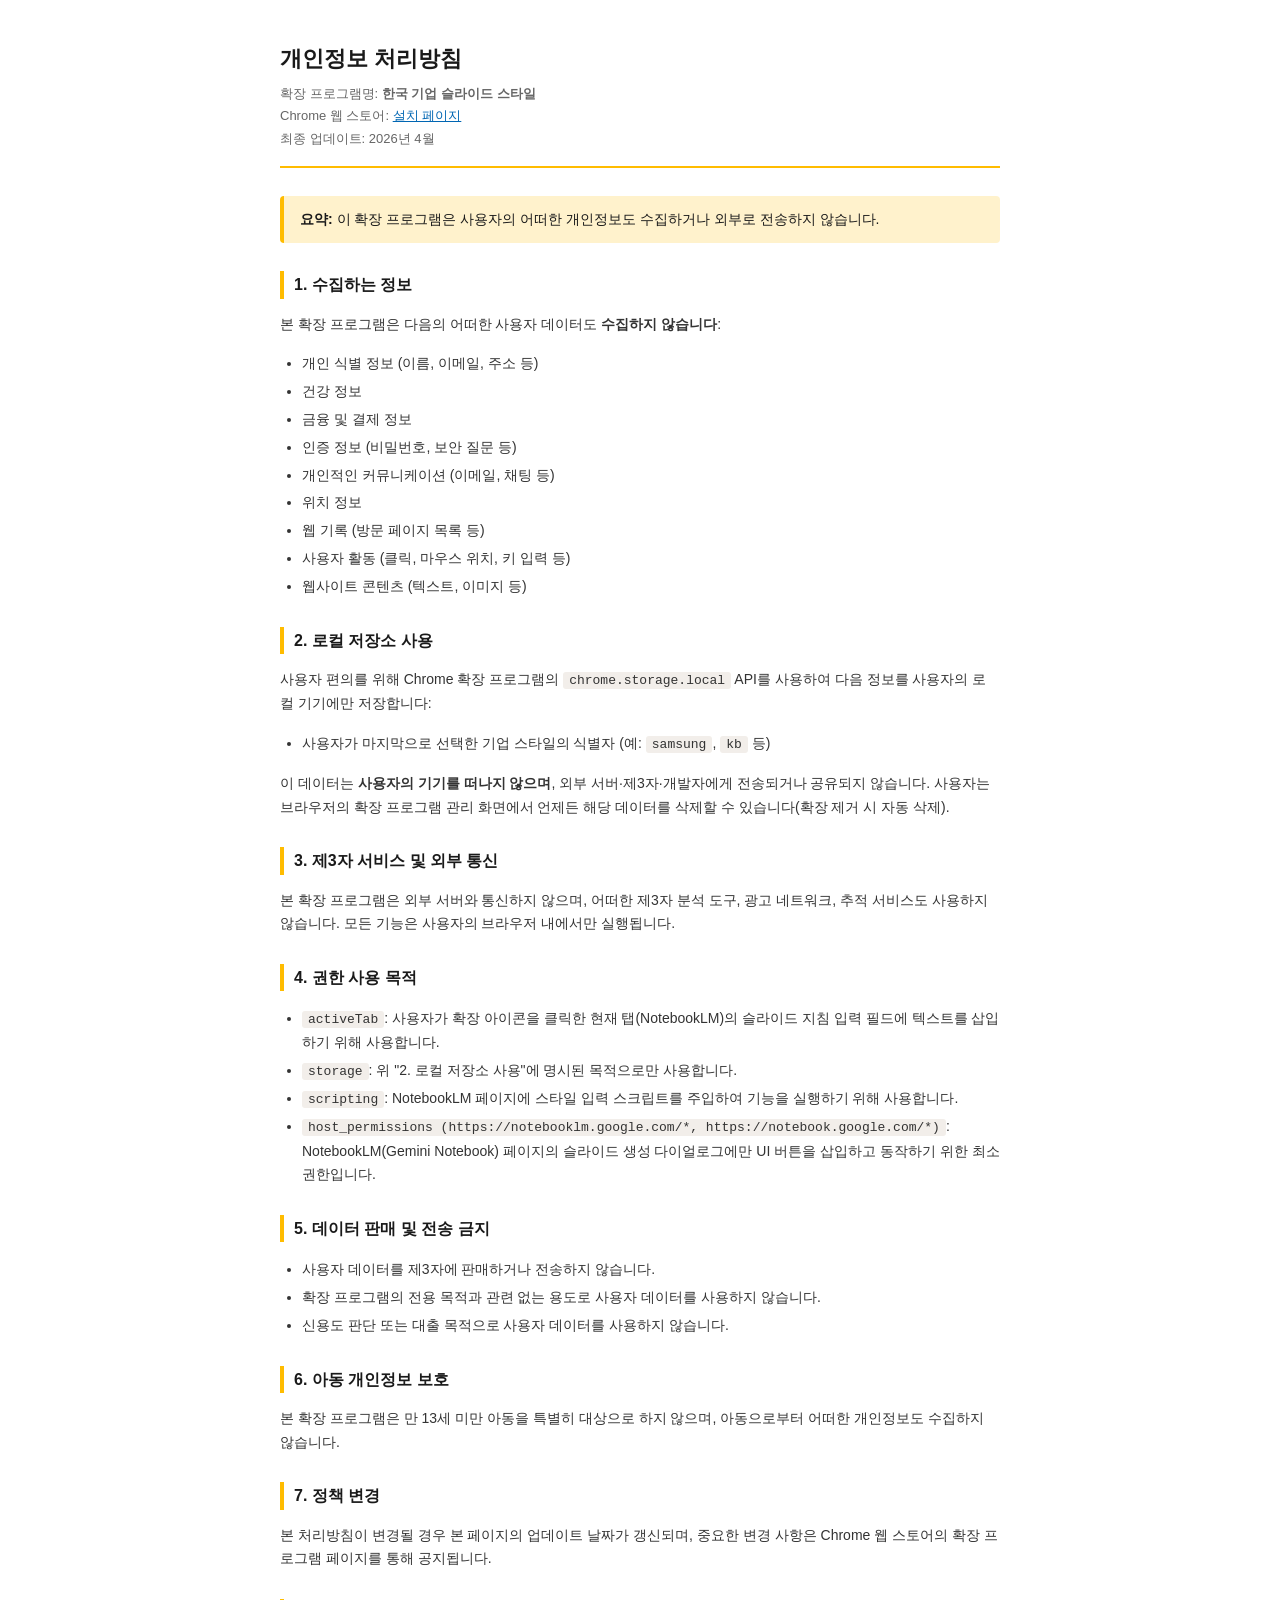
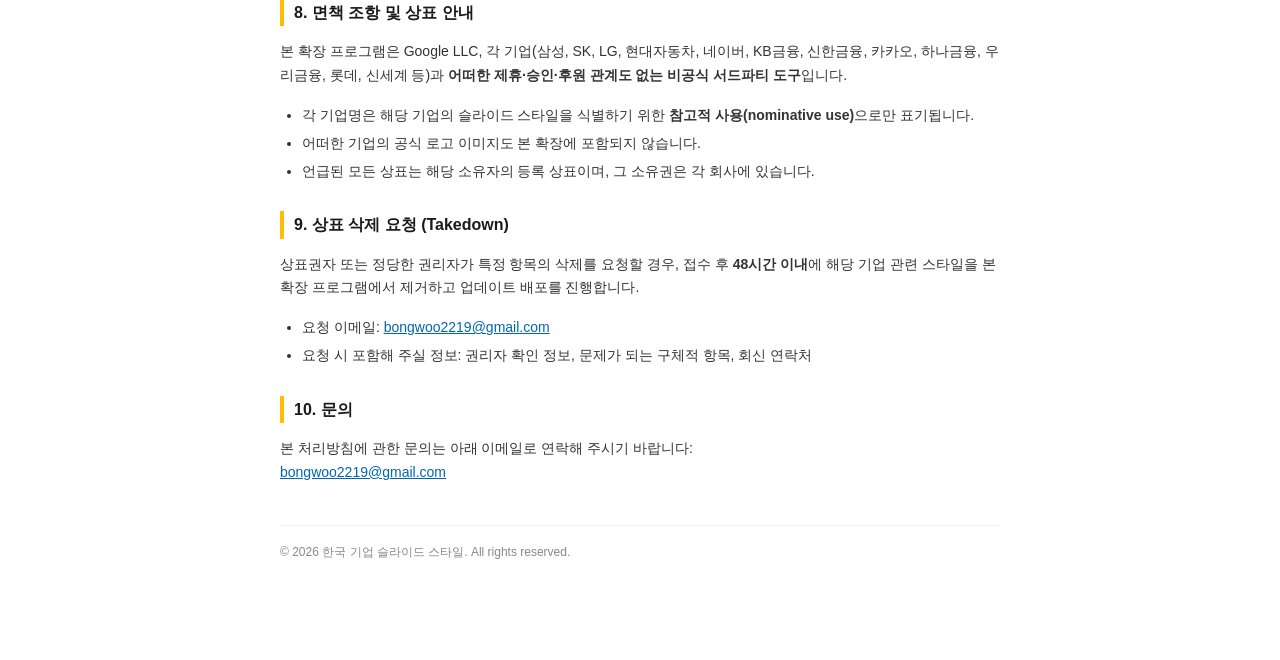
<file: privacy-policy/index.html>
<!DOCTYPE html>
<html lang="ko">
<head>
  <meta charset="UTF-8">
  <meta name="viewport" content="width=device-width, initial-scale=1.0">
  <title>개인정보 처리방침 — 한국 기업 슬라이드 스타일</title>
  <style>
    body {
      font-family: 'Malgun Gothic', 'Segoe UI', -apple-system, sans-serif;
      max-width: 720px;
      margin: 40px auto;
      padding: 0 20px 60px;
      color: #1a1a1a;
      line-height: 1.7;
      background: #fff;
    }
    header {
      border-bottom: 2px solid #FFBC00;
      padding-bottom: 16px;
      margin-bottom: 28px;
    }
    h1 { font-size: 22px; margin: 0 0 6px; }
    .sub { font-size: 13px; color: #666; }
    h2 {
      font-size: 16px;
      margin: 28px 0 8px;
      padding-left: 10px;
      border-left: 4px solid #FFBC00;
    }
    p, li { font-size: 14px; color: #333; }
    ul { padding-left: 22px; }
    li { margin-bottom: 4px; }
    code {
      background: #F2EEEA;
      padding: 1px 6px;
      border-radius: 3px;
      font-size: 13px;
    }
    .box {
      background: #FFF2CC;
      border-left: 4px solid #FFBC00;
      padding: 12px 16px;
      border-radius: 4px;
      margin: 14px 0;
      font-size: 14px;
    }
    footer {
      margin-top: 40px;
      padding-top: 16px;
      border-top: 1px solid #eee;
      font-size: 12px;
      color: #888;
    }
    a { color: #0066B3; }
  </style>
</head>
<body>
  <header>
    <h1>개인정보 처리방침</h1>
    <div class="sub">확장 프로그램명: <strong>한국 기업 슬라이드 스타일</strong></div>
    <div class="sub">
      Chrome 웹 스토어:
      <a href="https://chromewebstore.google.com/detail/%ED%95%9C%EA%B5%AD-%EA%B8%B0%EC%97%85-%EC%8A%AC%EB%9D%BC%EC%9D%B4%EB%93%9C-%EC%8A%A4%ED%83%80%EC%9D%BC/lggomafojfhlcdebcaogemejmeibdked"
         target="_blank" rel="noopener">설치 페이지</a>
    </div>
    <div class="sub">최종 업데이트: 2026년 4월</div>
  </header>

  <div class="box">
    <strong>요약:</strong> 이 확장 프로그램은 사용자의 어떠한 개인정보도 수집하거나 외부로 전송하지 않습니다.
  </div>

  <h2>1. 수집하는 정보</h2>
  <p>본 확장 프로그램은 다음의 어떠한 사용자 데이터도 <strong>수집하지 않습니다</strong>:</p>
  <ul>
    <li>개인 식별 정보 (이름, 이메일, 주소 등)</li>
    <li>건강 정보</li>
    <li>금융 및 결제 정보</li>
    <li>인증 정보 (비밀번호, 보안 질문 등)</li>
    <li>개인적인 커뮤니케이션 (이메일, 채팅 등)</li>
    <li>위치 정보</li>
    <li>웹 기록 (방문 페이지 목록 등)</li>
    <li>사용자 활동 (클릭, 마우스 위치, 키 입력 등)</li>
    <li>웹사이트 콘텐츠 (텍스트, 이미지 등)</li>
  </ul>

  <h2>2. 로컬 저장소 사용</h2>
  <p>
    사용자 편의를 위해 Chrome 확장 프로그램의
    <code>chrome.storage.local</code> API를 사용하여 다음 정보를 사용자의 로컬 기기에만 저장합니다:
  </p>
  <ul>
    <li>사용자가 마지막으로 선택한 기업 스타일의 식별자 (예: <code>samsung</code>, <code>kb</code> 등)</li>
  </ul>
  <p>
    이 데이터는 <strong>사용자의 기기를 떠나지 않으며</strong>, 외부 서버·제3자·개발자에게
    전송되거나 공유되지 않습니다. 사용자는 브라우저의 확장 프로그램 관리 화면에서
    언제든 해당 데이터를 삭제할 수 있습니다(확장 제거 시 자동 삭제).
  </p>

  <h2>3. 제3자 서비스 및 외부 통신</h2>
  <p>
    본 확장 프로그램은 외부 서버와 통신하지 않으며, 어떠한 제3자 분석 도구, 광고 네트워크,
    추적 서비스도 사용하지 않습니다. 모든 기능은 사용자의 브라우저 내에서만 실행됩니다.
  </p>

  <h2>4. 권한 사용 목적</h2>
  <ul>
    <li><code>activeTab</code>: 사용자가 확장 아이콘을 클릭한 현재 탭(NotebookLM)의 슬라이드 지침 입력 필드에 텍스트를 삽입하기 위해 사용합니다.</li>
    <li><code>storage</code>: 위 "2. 로컬 저장소 사용"에 명시된 목적으로만 사용합니다.</li>
    <li><code>scripting</code>: NotebookLM 페이지에 스타일 입력 스크립트를 주입하여 기능을 실행하기 위해 사용합니다.</li>
    <li><code>host_permissions (https://notebooklm.google.com/*, https://notebook.google.com/*)</code>: NotebookLM(Gemini Notebook) 페이지의 슬라이드 생성 다이얼로그에만 UI 버튼을 삽입하고 동작하기 위한 최소 권한입니다.</li>
  </ul>

  <h2>5. 데이터 판매 및 전송 금지</h2>
  <ul>
    <li>사용자 데이터를 제3자에 판매하거나 전송하지 않습니다.</li>
    <li>확장 프로그램의 전용 목적과 관련 없는 용도로 사용자 데이터를 사용하지 않습니다.</li>
    <li>신용도 판단 또는 대출 목적으로 사용자 데이터를 사용하지 않습니다.</li>
  </ul>

  <h2>6. 아동 개인정보 보호</h2>
  <p>
    본 확장 프로그램은 만 13세 미만 아동을 특별히 대상으로 하지 않으며, 아동으로부터 어떠한 개인정보도 수집하지 않습니다.
  </p>

  <h2>7. 정책 변경</h2>
  <p>
    본 처리방침이 변경될 경우 본 페이지의 업데이트 날짜가 갱신되며, 중요한 변경 사항은
    Chrome 웹 스토어의 확장 프로그램 페이지를 통해 공지됩니다.
  </p>

  <h2>8. 면책 조항 및 상표 안내</h2>
  <p>
    본 확장 프로그램은 Google LLC, 각 기업(삼성, SK, LG, 현대자동차, 네이버, KB금융, 신한금융,
    카카오, 하나금융, 우리금융, 롯데, 신세계 등)과 <strong>어떠한 제휴·승인·후원 관계도 없는
    비공식 서드파티 도구</strong>입니다.
  </p>
  <ul>
    <li>각 기업명은 해당 기업의 슬라이드 스타일을 식별하기 위한 <strong>참고적 사용(nominative use)</strong>으로만 표기됩니다.</li>
    <li>어떠한 기업의 공식 로고 이미지도 본 확장에 포함되지 않습니다.</li>
    <li>언급된 모든 상표는 해당 소유자의 등록 상표이며, 그 소유권은 각 회사에 있습니다.</li>
  </ul>

  <h2>9. 상표 삭제 요청 (Takedown)</h2>
  <p>
    상표권자 또는 정당한 권리자가 특정 항목의 삭제를 요청할 경우, 접수 후
    <strong>48시간 이내</strong>에 해당 기업 관련 스타일을 본 확장 프로그램에서 제거하고
    업데이트 배포를 진행합니다.
  </p>
  <ul>
    <li>요청 이메일: <a href="mailto:bongwoo2219@gmail.com">bongwoo2219@gmail.com</a></li>
    <li>요청 시 포함해 주실 정보: 권리자 확인 정보, 문제가 되는 구체적 항목, 회신 연락처</li>
  </ul>

  <h2>10. 문의</h2>
  <p>
    본 처리방침에 관한 문의는 아래 이메일로 연락해 주시기 바랍니다:<br>
    <a href="mailto:bongwoo2219@gmail.com">bongwoo2219@gmail.com</a>
  </p>

  <footer>
    © 2026 한국 기업 슬라이드 스타일. All rights reserved.
  </footer>
</body>
</html>
</file>
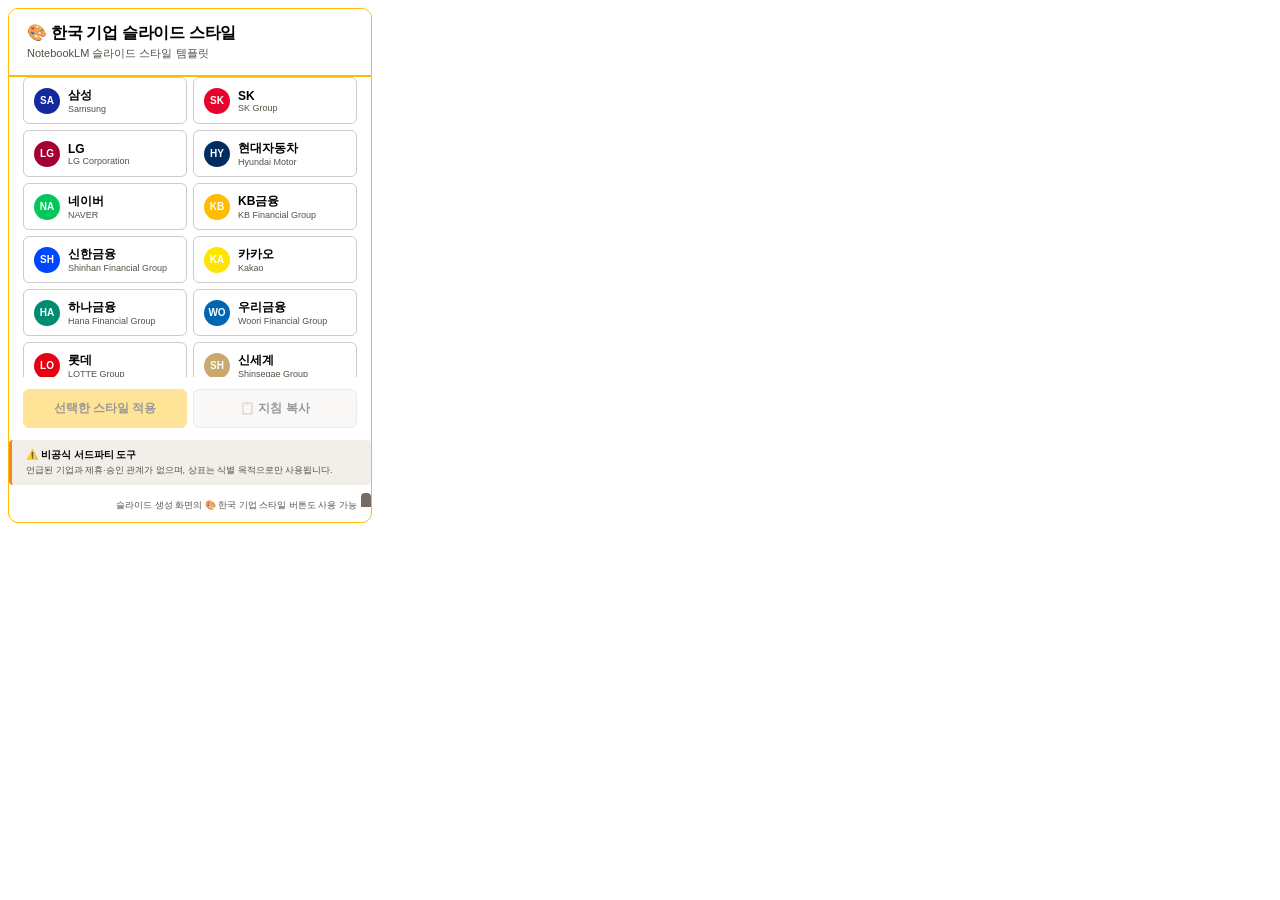
<file: extension/popup.html>
<!DOCTYPE html>
<html lang="ko">
<head>
  <meta charset="UTF-8">
  <meta name="viewport" content="width=device-width, initial-scale=1.0">
  <title>슬라이드 스타일 선택</title>
  <link rel="stylesheet" href="popup.css">
</head>
<body>
  <div class="container">
    <header class="header">
      <h1>🎨 한국 기업 슬라이드 스타일</h1>
      <p class="subtitle">NotebookLM 슬라이드 스타일 템플릿</p>
    </header>

    <div id="status-bar" class="status-bar hidden">
      <span id="status-text"></span>
    </div>

    <div class="style-grid" id="styleGrid">
      <!-- 동적으로 생성됨 -->
    </div>

    <div class="actions">
      <button id="btnApply" class="btn btn-primary" disabled>
        선택한 스타일 적용
      </button>
      <button id="btnCopy" class="btn btn-secondary" disabled>
        📋 지침 복사
      </button>
    </div>

    <div class="preview-section hidden" id="previewSection">
      <h3>미리보기</h3>
      <div class="preview-colors" id="previewColors"></div>
      <div class="preview-text" id="previewText"></div>
    </div>

    <div class="disclaimer">
      <strong>⚠️ 비공식 서드파티 도구</strong>
      <p>언급된 기업과 제휴·승인 관계가 없으며, 상표는 식별 목적으로만 사용됩니다.</p>
    </div>

    <footer class="footer">
      <p>슬라이드 생성 화면의 🎨 한국 기업 스타일 버튼도 사용 가능</p>
    </footer>
  </div>

  <script src="styles.js"></script>
  <script src="popup.js"></script>
</body>
</html>
</file>
<file: extension/popup.css>
/* KB금융 스타일 — Yellow(#FFBC00) 기반 */
:root {
  --kb-yellow: #FFBC00;
  --kb-yellow-neg: #FFCC00;
  --kb-orange: #F38530;
  --kb-gray: #60584C;
  --kb-dark-gray: #545045;
  --kb-brown: #776C61;
  --kb-row-light: #F2EEEA;
  --kb-row-highlight: #FFF2CC;
  --kb-text: #000000;
  --kb-text-sub: #404041;
  --kb-border: #CCCCCC;
}

* {
  margin: 0;
  padding: 0;
  box-sizing: border-box;
}

body {
  width: 380px;
  font-family: 'Malgun Gothic', 'Segoe UI', -apple-system, BlinkMacSystemFont, sans-serif;
  background: #FFFFFF;
  color: var(--kb-text);
}

.container {
  padding: 0;
  /* KB 템플릿의 둥근 사각형 프레임 느낌 */
  border: 1.5px solid var(--kb-yellow);
  border-radius: 10px;
  margin: 8px;
  background: #FFFFFF;
  overflow: hidden;
}

/* 헤더 — 흰 배경 + KB Yellow 하단 테두리 */
.header {
  background: #FFFFFF;
  padding: 14px 18px;
  text-align: left;
  margin-bottom: 0;
  position: relative;
  border-bottom: 2px solid var(--kb-yellow);
}

.header h1 {
  font-size: 16px;
  font-weight: 700;
  color: var(--kb-text);
  letter-spacing: -0.3px;
}

.subtitle {
  font-size: 11px;
  color: var(--kb-dark-gray);
  margin-top: 2px;
  font-weight: 500;
}

/* 컨텐츠 영역 */
.container > *:not(.header) {
  padding-left: 14px;
  padding-right: 14px;
}

.container > .header + *:not(.hidden) {
  padding-top: 12px;
}

/* Status Bar */
.status-bar {
  padding: 8px 12px;
  border-radius: 6px;
  margin: 12px 14px 0;
  font-size: 12px;
  text-align: center;
  transition: all 0.3s ease;
  font-weight: 500;
}

.status-bar.success {
  background: var(--kb-row-highlight);
  color: var(--kb-text);
  border-left: 3px solid var(--kb-yellow);
}

.status-bar.error {
  background: #FFEBEE;
  color: #C62828;
  border-left: 3px solid #C62828;
}

.status-bar.info {
  background: var(--kb-row-light);
  color: var(--kb-text);
  border-left: 3px solid var(--kb-orange);
}

.hidden {
  display: none !important;
}

/* Style Grid */
.style-grid {
  display: grid;
  grid-template-columns: 1fr 1fr;
  gap: 6px;
  margin: 0 0 12px;
  max-height: 300px;
  overflow-y: auto;
  padding-right: 2px;
}

.style-grid::-webkit-scrollbar {
  width: 5px;
}

.style-grid::-webkit-scrollbar-thumb {
  background: var(--kb-yellow);
  border-radius: 4px;
}

.style-grid::-webkit-scrollbar-track {
  background: var(--kb-row-light);
}

.style-card {
  display: flex;
  align-items: center;
  gap: 8px;
  padding: 9px 10px;
  border: 1px solid var(--kb-border);
  border-radius: 6px;
  background: #FFFFFF;
  cursor: pointer;
  transition: all 0.15s ease;
  position: relative;
}

.style-card:hover {
  border-color: var(--kb-yellow);
  background: var(--kb-row-light);
}

.style-card.selected {
  border-color: var(--kb-yellow);
  background: var(--kb-row-highlight);
  box-shadow: 0 0 0 1px var(--kb-yellow);
}

.style-card .color-dot {
  width: 26px;
  height: 26px;
  border-radius: 50%;
  flex-shrink: 0;
  display: flex;
  align-items: center;
  justify-content: center;
  font-size: 10px;
  color: #fff;
  font-weight: 700;
}

.style-card .card-info {
  display: flex;
  flex-direction: column;
  align-items: flex-start;
  min-width: 0;
}

.style-card .card-name {
  font-size: 12px;
  font-weight: 700;
  color: var(--kb-text);
  text-align: left;
}

.style-card .card-name-en {
  font-size: 9px;
  color: var(--kb-dark-gray);
  text-align: left;
}

.style-card .check-icon {
  position: absolute;
  top: 4px;
  right: 6px;
  font-size: 12px;
  color: var(--kb-orange);
  font-weight: 700;
  display: none;
}

.style-card.selected .check-icon {
  display: block;
}

/* Buttons */
.actions {
  display: flex;
  gap: 6px;
  margin: 0 0 12px;
}

.btn {
  flex: 1;
  padding: 10px 12px;
  border: none;
  border-radius: 6px;
  font-size: 12px;
  font-weight: 700;
  cursor: pointer;
  transition: all 0.15s ease;
  font-family: inherit;
}

.btn:disabled {
  opacity: 0.4;
  cursor: not-allowed;
}

/* KB Primary — Yellow 배경 + 블랙 텍스트 (KB 콘텐츠 제목 바 스타일) */
.btn-primary {
  background: var(--kb-yellow);
  color: var(--kb-text);
  border: 1px solid var(--kb-yellow);
}

.btn-primary:not(:disabled):hover {
  background: var(--kb-yellow-neg);
  border-color: var(--kb-yellow-neg);
}

/* KB Secondary — 연한 베이지 배경 */
.btn-secondary {
  background: var(--kb-row-light);
  color: var(--kb-text);
  border: 1px solid var(--kb-border);
}

.btn-secondary:not(:disabled):hover {
  background: var(--kb-row-highlight);
  border-color: var(--kb-yellow);
}

/* Preview */
.preview-section {
  border-top: 1px solid var(--kb-yellow);
  padding: 10px 0 12px;
  margin-top: 4px;
}

.preview-section h3 {
  font-size: 11px;
  font-weight: 700;
  margin-bottom: 8px;
  color: var(--kb-text);
  letter-spacing: -0.2px;
}

.preview-colors {
  display: flex;
  gap: 5px;
  margin-bottom: 8px;
}

.preview-colors .color-chip {
  width: 34px;
  height: 32px;
  border-radius: 4px;
  display: flex;
  align-items: center;
  justify-content: center;
  font-size: 9px;
  color: #fff;
  font-weight: 700;
  text-shadow: 0 1px 2px rgba(0, 0, 0, 0.3);
}

.preview-text {
  font-size: 10px;
  color: var(--kb-text-sub);
  line-height: 1.5;
  max-height: 110px;
  overflow-y: auto;
  background: var(--kb-row-light);
  padding: 8px 10px;
  border-radius: 4px;
  border-left: 3px solid var(--kb-yellow);
  white-space: pre-wrap;
}

/* 면책 고지 — 항상 표시 */
.disclaimer {
  margin: 4px 0 8px;
  padding: 8px 10px;
  background: var(--kb-row-light);
  border-left: 3px solid var(--kb-orange);
  border-radius: 4px;
}

.disclaimer strong {
  display: block;
  font-size: 10px;
  font-weight: 700;
  color: var(--kb-text);
  margin-bottom: 2px;
}

.disclaimer p {
  font-size: 9px;
  color: var(--kb-dark-gray);
  line-height: 1.4;
  font-weight: 500;
}

/* Footer — KB Brown(#776C61) 둥근 모서리 마커 재현 */
.footer {
  text-align: right;
  padding: 6px 10px 10px;
  position: relative;
}

.footer::before {
  content: '';
  position: absolute;
  right: 0;
  top: 0;
  width: 10px;
  height: 14px;
  background: var(--kb-brown);
  border-top-left-radius: 4px;
  border-top-right-radius: 4px;
}

.footer p {
  font-size: 9px;
  color: var(--kb-dark-gray);
  font-weight: 500;
}
</file>
